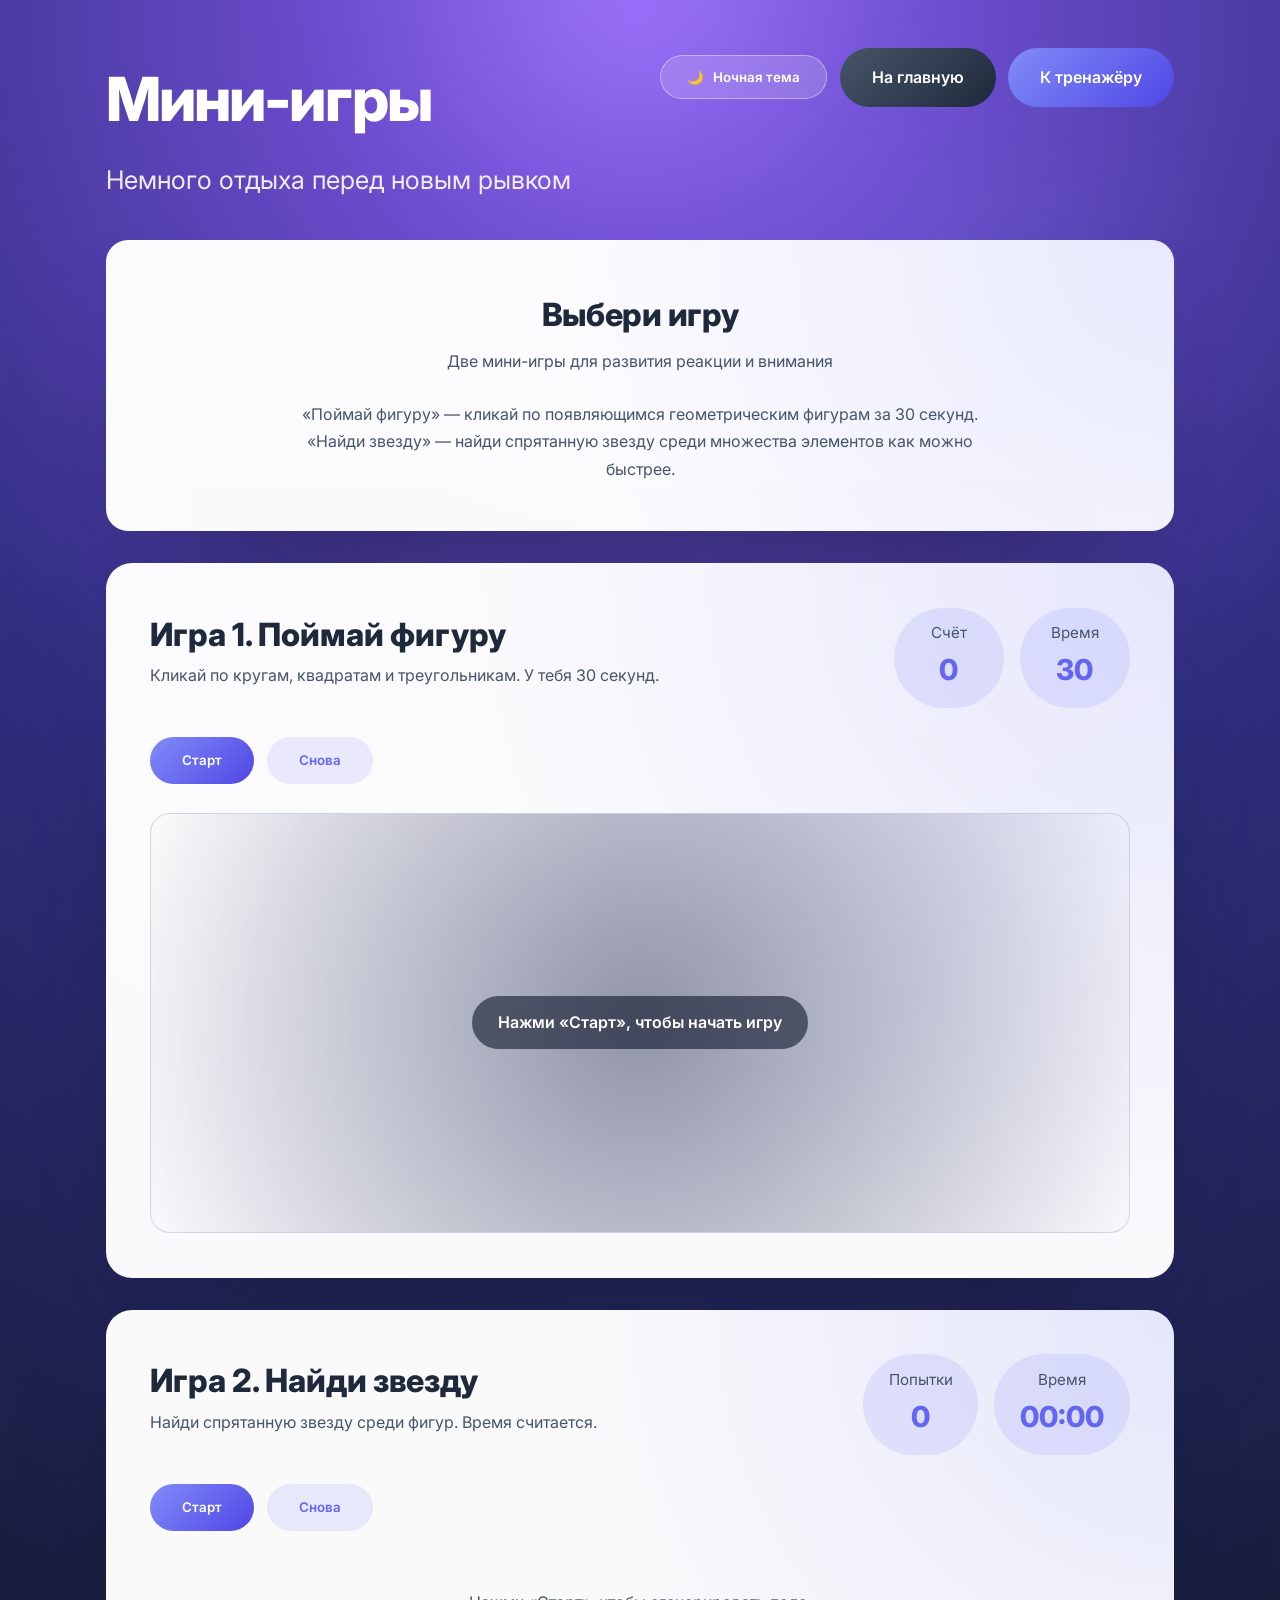
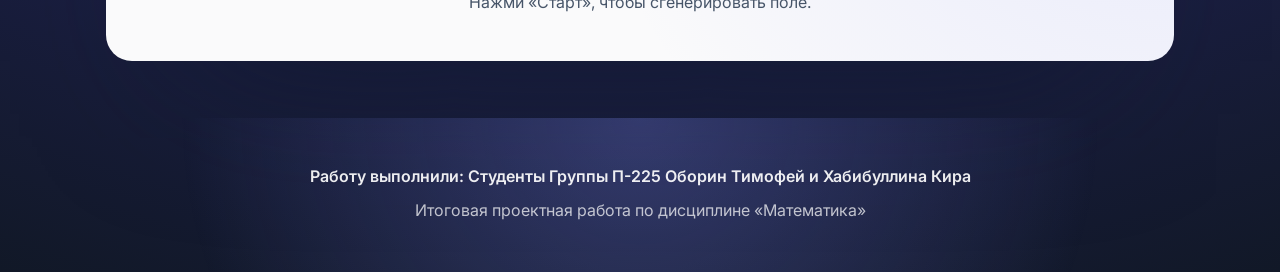
<file: games.html>
<!DOCTYPE html>
<html lang="ru">

<head>
    <meta charset="UTF-8">
    <meta name="viewport" content="width=device-width, initial-scale=1.0">
    <title>Мини-игры | Свойства прямых</title>
    <link rel="preconnect" href="https://fonts.googleapis.com">
    <link rel="preconnect" href="https://fonts.gstatic.com" crossorigin>
    <link href="https://fonts.googleapis.com/css2?family=Inter:wght@400;500;600;700;800&display=swap" rel="stylesheet">
    <link rel="stylesheet" href="style.css">
    <link rel="stylesheet" href="games.css">
</head>

<body>
    <header class="header">
        <div class="container header-inner">
            <div class="header-brand">
                <h1 class="logo">Мини-игры</h1>
                <p class="subtitle">Немного отдыха перед новым рывком</p>
            </div>
            <div class="header-actions">
                <button class="theme-toggle" id="themeToggle" aria-label="Переключить тему">
                    <span class="theme-toggle-icon">🌙</span>
                    <span class="theme-toggle-text">Ночная тема</span>
                </button>
                <a class="btn btn-secondary" href="index.html">На главную</a>
                <a class="btn btn-primary" href="trainer.html">К тренажёру</a>
            </div>
        </div>
    </header>

    <main class="main">
        <div class="container games-container">
            <section class="card games-intro fade-in">
                <div class="card-header">
                    <h2 class="card-title">Выбери игру</h2>
                    <p class="card-subtitle">Две мини-игры для развития реакции и внимания</p>
                </div>
                <p class="games-intro-text">
                    «Поймай фигуру» — кликай по появляющимся геометрическим фигурам за 30 секунд.
                    «Найди звезду» — найди спрятанную звезду среди множества элементов как можно быстрее.
                </p>
            </section>

            <section class="game-card fade-in delay-1">
                <div class="game-header">
                    <div>
                        <h2 class="game-title">Игра 1. Поймай фигуру</h2>
                        <p class="game-subtitle">Кликай по кругам, квадратам и треугольникам. У тебя 30 секунд.</p>
                    </div>
                    <div class="game-stats">
                        <div class="game-stat">
                            <span class="game-stat-label">Счёт</span>
                            <span class="game-stat-value" id="catchScore">0</span>
                        </div>
                        <div class="game-stat">
                            <span class="game-stat-label">Время</span>
                            <span class="game-stat-value" id="catchTime">30</span>
                        </div>
                    </div>
                </div>
                <div class="game-controls">
                    <button class="btn btn-primary" id="catchStart">Старт</button>
                    <button class="btn btn-ghost" id="catchRestart">Снова</button>
                </div>
                <div class="catch-field" id="catchField">
                    <div class="catch-overlay" id="catchOverlay">
                        <p class="catch-overlay-text">Нажми «Старт», чтобы начать игру</p>
                    </div>
                </div>
            </section>

            <section class="game-card fade-in delay-2">
                <div class="game-header">
                    <div>
                        <h2 class="game-title">Игра 2. Найди звезду</h2>
                        <p class="game-subtitle">Найди спрятанную звезду среди фигур. Время считается.</p>
                    </div>
                    <div class="game-stats">
                        <div class="game-stat">
                            <span class="game-stat-label">Попытки</span>
                            <span class="game-stat-value" id="findTries">0</span>
                        </div>
                        <div class="game-stat">
                            <span class="game-stat-label">Время</span>
                            <span class="game-stat-value" id="findTime">00:00</span>
                        </div>
                    </div>
                </div>
                <div class="game-controls">
                    <button class="btn btn-primary" id="findStart">Старт</button>
                    <button class="btn btn-ghost" id="findRestart">Снова</button>
                </div>
                <div class="find-grid" id="findGrid"></div>
                <p class="find-message" id="findMessage">Нажми «Старт», чтобы сгенерировать поле.</p>
            </section>
        </div>
    </main>

    <footer class="footer">
        <div class="container footer-inner">
            <p class="footer-text">Работу выполнили: Студенты Группы П-225 Оборин Тимофей и Хабибуллина Кира</p>
            <p class="footer-text footer-text-small">Итоговая проектная работа по дисциплине «Математика»</p>
        </div>
    </footer>

    <script src="app.js"></script>
    <script src="games.js"></script>
</body>

</html>
</file>
<file: style.css>
* {
    margin: 0;
    padding: 0;
    box-sizing: border-box;
}

:root {
    --bg-gradient-start: #8b5cf6;
    --bg-gradient-mid: #312e81;
    --bg-gradient-end: #111827;
    --card-bg: rgba(255, 255, 255, 0.98);
    --text-primary: #1e293b;
    --text-secondary: #475569;
    --primary-color: #6366f1;
    --primary-hover: #4f46e5;
    --secondary-color: #475569;
    --secondary-hover: #1e293b;
    --ghost-bg: rgba(99, 102, 241, 0.12);
    --ghost-hover: rgba(99, 102, 241, 0.18);
    --border-color: rgba(148, 163, 184, 0.4);
    --shadow: 0 40px 80px -40px rgba(79, 70, 229, 0.5);
    --shadow-lg: 0 80px 160px -80px rgba(15, 23, 42, 0.8);
}

[data-theme="dark"] {
    --bg-gradient-start: #0f1026;
    --bg-gradient-mid: #15162d;
    --bg-gradient-end: #050510;
    --card-bg: rgba(22, 24, 48, 0.98);
    --text-primary: #f8fafc;
    --text-secondary: rgba(226, 232, 255, 0.8);
    --primary-color: #a5b4fc;
    --primary-hover: #c7d2fe;
    --secondary-color: #cbd5f5;
    --secondary-hover: #e2e8f0;
    --ghost-bg: rgba(165, 180, 252, 0.18);
    --ghost-hover: rgba(165, 180, 252, 0.28);
    --border-color: rgba(148, 163, 184, 0.35);
    --shadow: 0 40px 90px -40px rgba(79, 70, 229, 0.4);
    --shadow-lg: 0 80px 160px -80px rgba(14, 16, 40, 0.9);
}

html {
    scroll-behavior: smooth;
}

body {
    font-family: 'Inter', -apple-system, BlinkMacSystemFont, 'Segoe UI', sans-serif;
    background: radial-gradient(circle at top, var(--bg-gradient-start) 0%, var(--bg-gradient-mid) 45%, var(--bg-gradient-end) 100%);
    min-height: 100vh;
    color: var(--text-primary);
    line-height: 1.7;
    transition: background 0.4s ease, color 0.4s ease;
}

.container {
    width: min(1120px, 100%);
    margin: 0 auto;
    padding: 0 1.6rem;
}

.header {
    position: relative;
    padding: 3rem 0 2.4rem;
    overflow: hidden;
}

.header::before,
.header::after {
    content: "";
    position: absolute;
    border-radius: 50%;
    filter: blur(90px);
    opacity: 0.4;
}

.header::before {
    width: 460px;
    height: 460px;
    background: radial-gradient(circle, rgba(196, 181, 253, 0.8), transparent);
    top: -260px;
    left: 50%;
    transform: translateX(-50%);
}

.header::after {
    width: 340px;
    height: 340px;
    background: radial-gradient(circle, rgba(129, 140, 248, 0.6), transparent);
    bottom: -220px;
    right: 12%;
}

.header-inner {
    position: relative;
    z-index: 1;
    display: flex;
    align-items: flex-start;
    justify-content: space-between;
    gap: 1.6rem;
    flex-wrap: wrap;
}

.logo {
    font-size: clamp(2.2rem, 5vw, 3.8rem);
    font-weight: 800;
    letter-spacing: -0.03em;
    color: #fff;
}

.subtitle {
    margin-top: 0.4rem;
    font-size: clamp(1.1rem, 2.6vw, 1.6rem);
    color: rgba(255, 255, 255, 0.9);
}

.theme-toggle {
    display: inline-flex;
    align-items: center;
    gap: 0.6rem;
    border-radius: 999px;
    border: 1px solid rgba(255, 255, 255, 0.4);
    background: rgba(255, 255, 255, 0.16);
    color: #fff;
    padding: 0.8rem 1.6rem;
    font-family: 'Inter', sans-serif;
    font-weight: 600;
    cursor: pointer;
    backdrop-filter: blur(12px);
    transition: transform 0.25s ease, background 0.25s ease;
}

.theme-toggle:hover {
    transform: translateY(-3px);
    background: rgba(255, 255, 255, 0.24);
}

.main {
    padding-bottom: 3.6rem;
    display: flex;
    flex-direction: column;
    gap: 2rem;
}

.grid {
    display: grid;
    grid-template-columns: repeat(auto-fit, minmax(280px, 1fr));
    gap: 1.8rem;
    margin-bottom: 2rem;
}

.card {
    position: relative;
    background: var(--card-bg);
    border-radius: 22px;
    box-shadow: var(--shadow-lg);
    overflow: hidden;
    padding: clamp(1.8rem, 4vw, 3rem);
    display: flex;
    flex-direction: column;
    gap: 1.6rem;
    transition: background 0.4s ease, color 0.4s ease, box-shadow 0.4s ease;
}

.card::before {
    content: "";
    position: absolute;
    inset: 0;
    background: radial-gradient(circle at top right, rgba(129, 140, 248, 0.16), transparent 55%);
    pointer-events: none;
}

.card>* {
    position: relative;
    z-index: 1;
}

.card-header {
    display: flex;
    flex-direction: column;
    gap: 0.4rem;
}

.card-title {
    font-size: clamp(1.6rem, 3vw, 2rem);
    font-weight: 800;
    letter-spacing: -0.01em;
}

.card-subtitle {
    color: var(--text-secondary);
}

.auth-form {
    display: flex;
    flex-direction: column;
    gap: 1.2rem;
}

.form-group {
    display: flex;
    flex-direction: column;
    gap: 0.6rem;
}

.form-label {
    font-weight: 600;
}

.form-input {
    width: 100%;
    padding: 0.98rem 1.2rem;
    border-radius: 14px;
    border: 1px solid transparent;
    background: linear-gradient(var(--card-bg), var(--card-bg)) padding-box, linear-gradient(130deg, rgba(129, 140, 248, 0.8), rgba(56, 189, 248, 0.4)) border-box;
    color: var(--text-primary);
    font-size: 1rem;
    font-family: 'Inter', sans-serif;
    transition: transform 0.25s ease, box-shadow 0.25s ease;
}

.form-input:focus {
    outline: none;
    transform: translateY(-3px);
    box-shadow: 0 50px 90px -40px rgba(99, 102, 241, 0.9);
}

.btn {
    display: inline-flex;
    align-items: center;
    justify-content: center;
    gap: 0.5rem;
    border-radius: 999px;
    padding: 0.98rem 2rem;
    font-weight: 600;
    font-family: 'Inter', sans-serif;
    text-decoration: none;
    border: none;
    cursor: pointer;
    transition: transform 0.25s ease, box-shadow 0.25s ease, filter 0.25s ease;
}

.btn-primary {
    background: linear-gradient(135deg, #818cf8, #4f46e5);
    color: #fff;
    box-shadow: 0 40px 80px -40px rgba(99, 102, 241, 0.95);
}

.btn-primary:hover {
    transform: translateY(-4px);
    box-shadow: 0 50px 90px -40px rgba(79, 70, 229, 1);
}

.btn-secondary {
    background: linear-gradient(135deg, #475569, #1e293b);
    color: #fff;
    box-shadow: 0 40px 80px -50px rgba(15, 23, 42, 0.9);
}

.btn-secondary:hover {
    transform: translateY(-4px);
    filter: brightness(1.08);
}

.btn-ghost {
    background: var(--ghost-bg);
    color: var(--primary-color);
    box-shadow: none;
}

.btn-ghost:hover {
    transform: translateY(-3px);
    background: var(--ghost-hover);
}

.btn-full {
    width: 100%;
}

.hint {
    color: var(--text-secondary);
}

.hint strong {
    color: var(--primary-color);
}

.qr-wrapper {
    display: flex;
    justify-content: center;
}

#qrcode {
    border-radius: 18px;
    padding: 1rem;
    background: #fff;
    box-shadow: 0 50px 100px -60px rgba(30, 27, 75, 0.9);
}

.qr-url {
    text-align: center;
    color: var(--primary-color);
    word-break: break-all;
}

.interactive-grid {
    display: grid;
    grid-template-columns: repeat(auto-fit, minmax(240px, 1fr));
    gap: 1.4rem;
}

.interactive-item {
    display: flex;
    flex-direction: column;
    gap: 0.9rem;
    border-radius: 18px;
    padding: 1.6rem;
    background: radial-gradient(circle at top, rgba(129, 140, 248, 0.16), transparent);
    border: 1px solid var(--border-color);
}

.interactive-item-wide {
    grid-column: 1 / -1;
}

.interactive-title {
    font-size: 1.2rem;
    font-weight: 700;
}

.interactive-text {
    color: var(--text-secondary);
}

.interactive-actions {
    display: flex;
    flex-wrap: wrap;
    gap: 0.8rem;
}

.about-text {
    color: var(--text-secondary);
    font-size: 1.02rem;
}

.footer {
    position: relative;
    padding: 2.8rem 0 3rem;
    text-align: center;
    color: rgba(255, 255, 255, 0.92);
    overflow: hidden;
}

.footer::before {
    content: "";
    position: absolute;
    inset: 0;
    background: radial-gradient(circle at top, rgba(129, 140, 248, 0.28), transparent 70%);
}

.footer-inner {
    position: relative;
    z-index: 1;
    display: flex;
    flex-direction: column;
    gap: 0.4rem;
}

.footer-text {
    font-weight: 600;
}

.footer-text-small {
    color: rgba(255, 255, 255, 0.72);
    font-weight: 400;
}

.fade-in {
    animation: fadeInUp 0.9s ease forwards;
    opacity: 0;
}

.delay-1 {
    animation-delay: 0.14s;
}

.delay-2 {
    animation-delay: 0.24s;
}

.delay-3 {
    animation-delay: 0.34s;
}

@keyframes fadeInUp {
    from {
        opacity: 0;
        transform: translateY(22px);
    }

    to {
        opacity: 1;
        transform: translateY(0);
    }
}

@media (max-width: 720px) {
    .header-inner {
        flex-direction: column;
        align-items: flex-start;
    }

    .interactive-actions {
        flex-direction: column;
        align-items: flex-start;
    }

    .interactive-actions .btn {
        width: 100%;
    }
}
</file>
<file: games.css>
.header-actions {
    display: flex;
    align-items: center;
    gap: 0.8rem;
    flex-wrap: wrap;
}

.games-container {
    display: flex;
    flex-direction: column;
    gap: 2rem;
}

.games-intro {
    text-align: center;
    align-items: center;
}

.games-intro-text {
    color: var(--text-secondary);
    max-width: 720px;
}

.game-card {
    background: var(--card-bg);
    border-radius: 26px;
    box-shadow: var(--shadow-lg);
    padding: clamp(1.6rem, 4vw, 2.8rem);
    display: flex;
    flex-direction: column;
    gap: 1.8rem;
    position: relative;
    overflow: hidden;
    transition: background 0.4s ease, color 0.4s ease;
}

.game-card::before {
    content: "";
    position: absolute;
    inset: 0;
    background: radial-gradient(circle at top right, rgba(129, 140, 248, 0.18), transparent 55%);
    pointer-events: none;
}

.game-card>* {
    position: relative;
    z-index: 1;
}

.game-header {
    display: flex;
    align-items: flex-start;
    justify-content: space-between;
    flex-wrap: wrap;
    gap: 1.4rem;
}

.game-title {
    font-size: clamp(1.4rem, 3vw, 2rem);
    font-weight: 800;
}

.game-subtitle {
    color: var(--text-secondary);
}

.game-stats {
    display: flex;
    gap: 1rem;
    flex-wrap: wrap;
}

.game-stat {
    display: flex;
    flex-direction: column;
    align-items: center;
    padding: 0.8rem 1.6rem;
    border-radius: 999px;
    background: var(--ghost-bg);
    min-width: 110px;
}

.game-stat-label {
    color: var(--text-secondary);
    font-size: 0.95rem;
}

.game-stat-value {
    font-size: 1.8rem;
    font-weight: 800;
    color: var(--primary-color);
}

.game-controls {
    display: flex;
    flex-wrap: wrap;
    gap: 0.8rem;
}

.catch-field {
    position: relative;
    width: 100%;
    height: clamp(280px, 40vw, 420px);
    border-radius: 20px;
    border: 1px solid var(--border-color);
    background: radial-gradient(circle at center, rgba(129, 140, 248, 0.16), transparent);
    overflow: hidden;
}

.catch-overlay {
    position: absolute;
    inset: 0;
    display: flex;
    align-items: center;
    justify-content: center;
    text-align: center;
    background: radial-gradient(circle, rgba(15, 23, 42, 0.4), transparent);
    transition: opacity 0.3s ease;
}

.catch-overlay.hidden {
    opacity: 0;
    pointer-events: none;
}

.catch-overlay-text {
    color: #fff;
    font-weight: 600;
    padding: 0.8rem 1.6rem;
    border-radius: 999px;
    background: rgba(15, 23, 42, 0.6);
}

.catch-shape {
    position: absolute;
    border-radius: 50%;
    cursor: pointer;
    display: flex;
    align-items: center;
    justify-content: center;
    box-shadow: 0 40px 80px -40px rgba(129, 140, 248, 0.9);
    animation: popIn 0.25s ease;
}

.catch-shape.square {
    border-radius: 14px;
}

.catch-shape.triangle {
    clip-path: polygon(50% 0%, 0% 100%, 100% 100%);
    border-radius: 0;
}

@keyframes popIn {
    from {
        transform: scale(0.4);
        opacity: 0;
    }

    to {
        transform: scale(1);
        opacity: 1;
    }
}

.find-grid {
    display: grid;
    grid-template-columns: repeat(auto-fit, minmax(70px, 1fr));
    gap: 0.8rem;
}

.find-cell {
    position: relative;
    width: 100%;
    padding-top: 100%;
    border-radius: 14px;
    border: 1px solid var(--border-color);
    background: radial-gradient(circle, rgba(129, 140, 248, 0.14), transparent);
    cursor: pointer;
    transition: transform 0.2s ease, background 0.2s ease;
}

.find-cell:hover {
    transform: translateY(-4px);
}

.find-cell.revealed.wrong {
    background: radial-gradient(circle, rgba(239, 68, 68, 0.28), transparent);
}

.find-cell.revealed.correct {
    background: radial-gradient(circle, rgba(34, 197, 94, 0.32), transparent);
}

.find-cell-content {
    position: absolute;
    inset: 0;
    display: flex;
    align-items: center;
    justify-content: center;
    font-size: 1.8rem;
}

.find-message {
    text-align: center;
    color: var(--text-secondary);
}

@media (max-width: 720px) {
    .header-actions {
        flex-direction: column;
        align-items: flex-start;
    }

    .game-header {
        flex-direction: column;
        align-items: flex-start;
    }

    .find-grid {
        grid-template-columns: repeat(auto-fit, minmax(60px, 1fr));
    }
}
</file>
